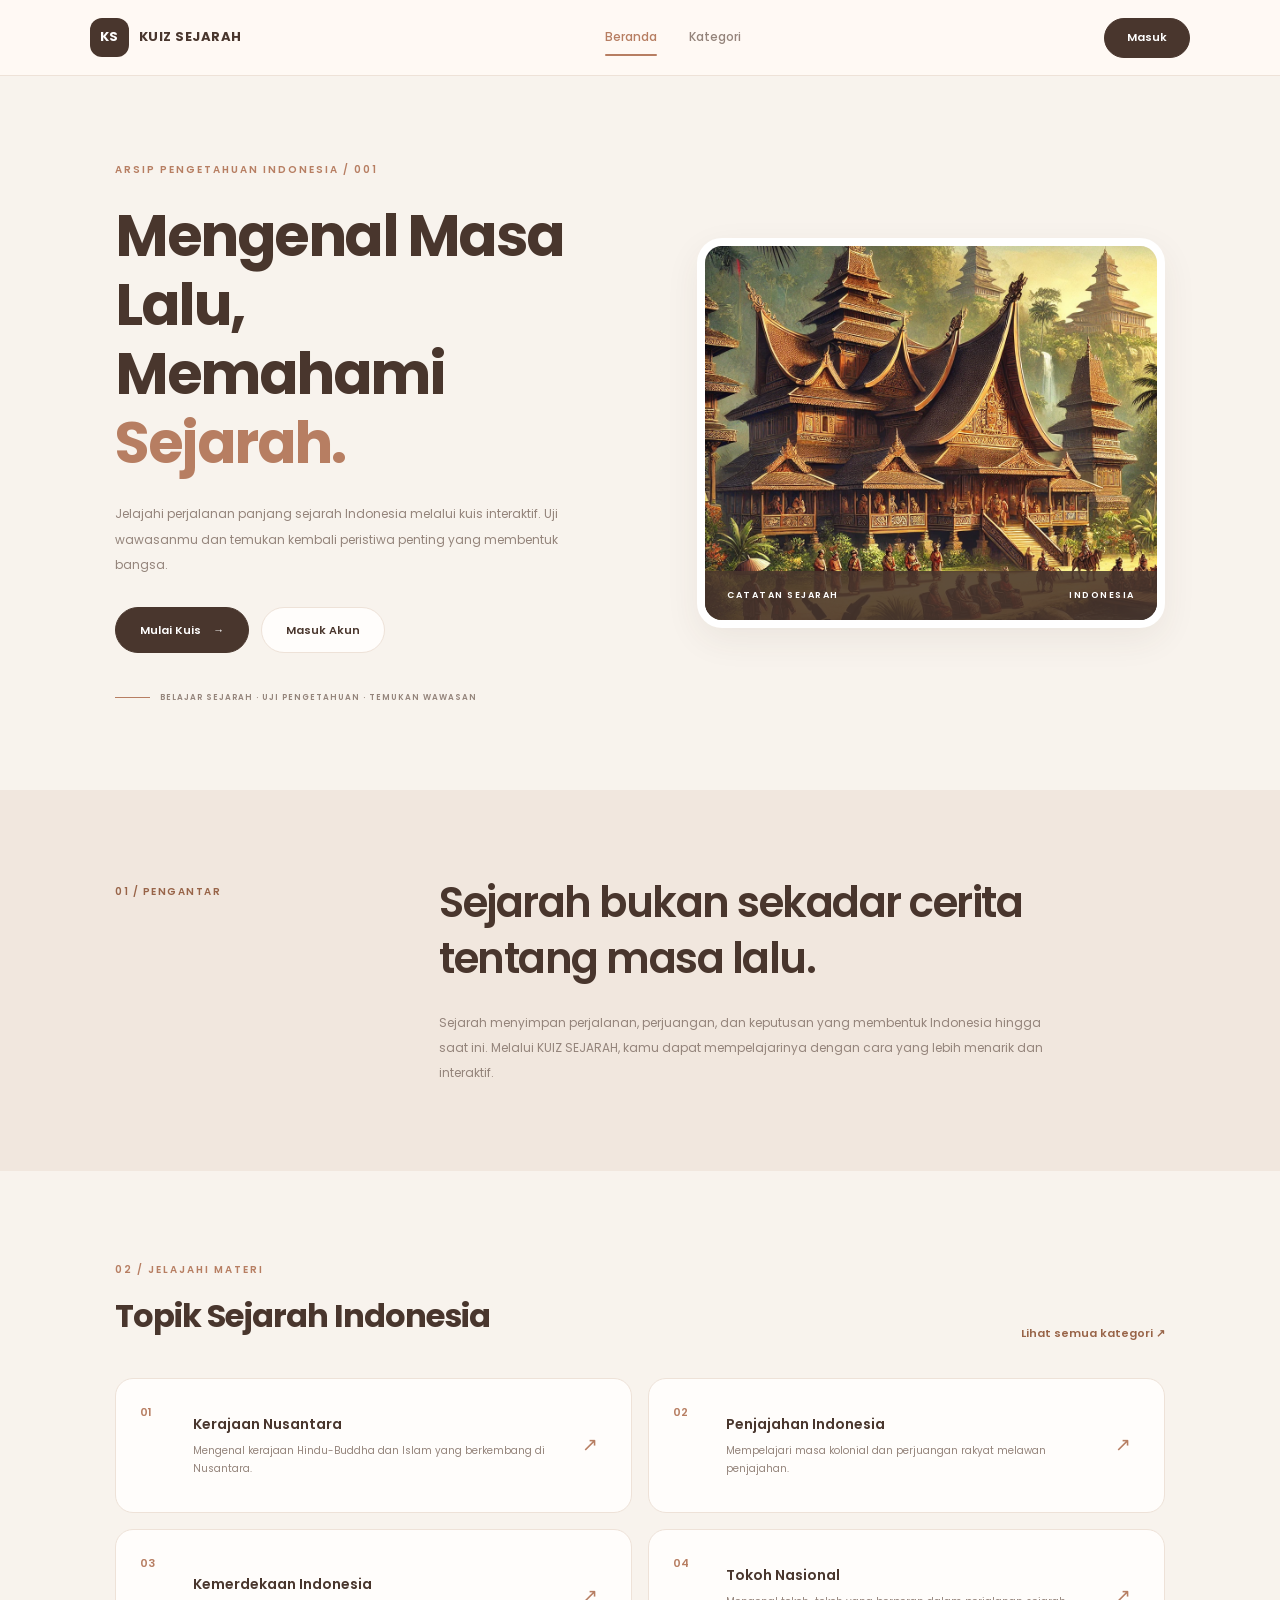
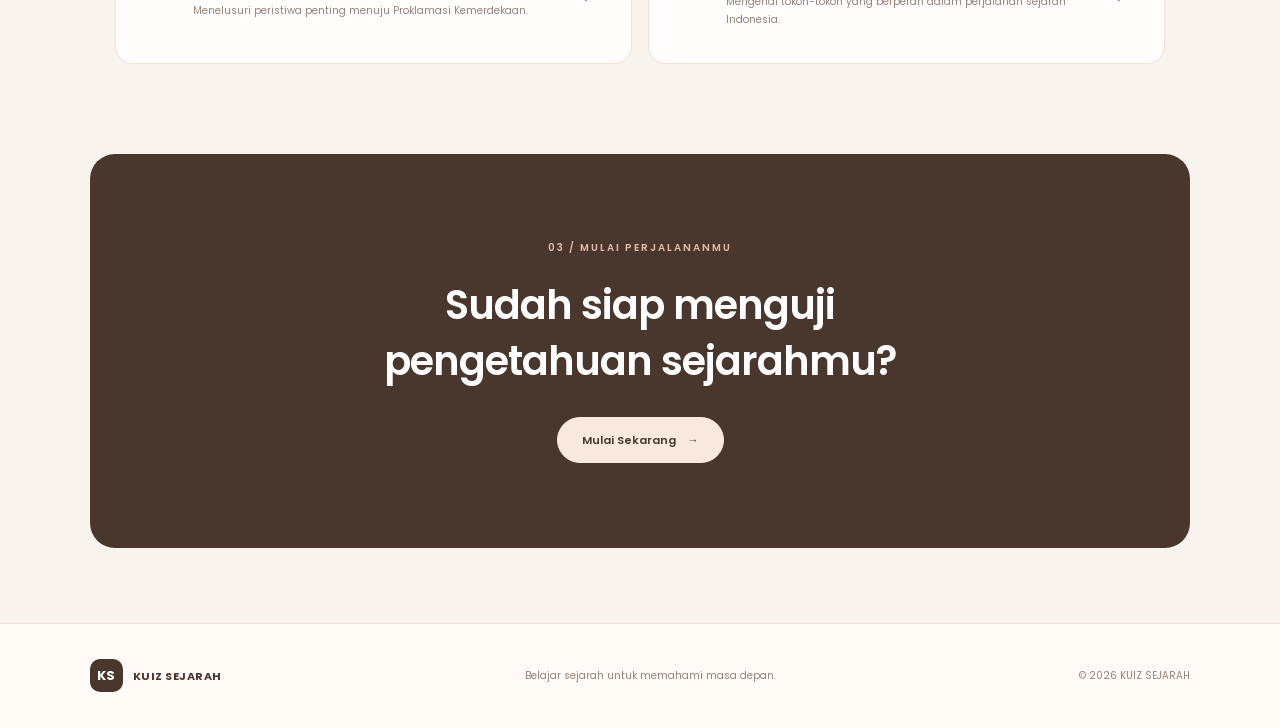
<file: index.html>
<!DOCTYPE html>
<html lang="id">
<head>
    <meta charset="UTF-8">
    <meta name="viewport" content="width=device-width, initial-scale=1.0">
    <meta name="description" content="KUIZ SEJARAH - Belajar dan menguji pengetahuan sejarah Indonesia melalui kuis interaktif.">
    <title>KUIZ SEJARAH | Sejarah Indonesia</title>
    <link rel="stylesheet" href="css/style.css">
</head>
<body>

    <!-- NAVBAR -->
    <header class="navbar">
        <a href="index.html" class="logo">
            <span class="logo-mark">KS</span>
            <span>KUIZ SEJARAH</span>
        </a>

        <div id="welcomeMessage" class="account-greeting" hidden>
            Hai, <strong id="welcomeName">Pengguna</strong>!
        </div>

        <nav class="nav-menu">
            <a href="index.html" class="active">Beranda</a>
            <a href="kategori.html">Kategori</a>
        </nav>

        <div class="account-actions">
            <a href="login.html" id="loginNavButton" class="nav-button">
                Masuk
            </a>

            <a href="change-password.html"
               id="changePasswordNavButton"
               class="nav-button"
               hidden>
                Ganti Password
            </a>

            <button type="button"
                    id="logoutButton"
                    class="logout-button"
                    hidden>
                Logout ↗
            </button>
        </div>
    </header>

    <main>

        <!-- HERO SECTION -->
        <section class="hero">
            <div class="hero-content">
                <p class="eyebrow">
                    ARSIP PENGETAHUAN INDONESIA / 001
                </p>

                <h1>
                    Mengenal Masa Lalu,<br>
                    Memahami <span>Sejarah.</span>
                </h1>

                <p class="hero-description">
                    Jelajahi perjalanan panjang sejarah Indonesia melalui
                    kuis interaktif. Uji wawasanmu dan temukan kembali
                    peristiwa penting yang membentuk bangsa.
                </p>

                <div class="hero-actions">
                    <a href="kategori.html" class="button-primary">
                        Mulai Kuis <span>→</span>
                    </a>

                    <a href="login.html"
                       id="heroLoginButton"
                       class="button-secondary">
                        Masuk Akun
                    </a>
                </div>

                <div class="hero-note">
                    <span class="note-line"></span>
                    BELAJAR SEJARAH · UJI PENGETAHUAN · TEMUKAN WAWASAN
                </div>
            </div>

            <div class="hero-image">
                <img src="images/p.webp"
                     alt="Ilustrasi sejarah Indonesia">

                <div class="image-caption">
                    <span>CATATAN SEJARAH</span>
                    <span>INDONESIA</span>
                </div>
            </div>
        </section>

        <!-- INTRODUCTION SECTION -->
        <section class="intro-section">
            <div class="section-number">
                01 / PENGANTAR
            </div>

            <div class="intro-content">
                <h2>
                    Sejarah bukan sekadar cerita
                    tentang masa lalu.
                </h2>

                <p>
                    Sejarah menyimpan perjalanan, perjuangan, dan
                    keputusan yang membentuk Indonesia hingga saat ini.
                    Melalui KUIZ SEJARAH, kamu dapat mempelajarinya
                    dengan cara yang lebih menarik dan interaktif.
                </p>
            </div>
        </section>

        <!-- CATEGORY SECTION -->
        <section class="category-section">
            <div class="section-heading">
                <div>
                    <p class="eyebrow">02 / JELAJAHI MATERI</p>
                    <h2>Topik Sejarah Indonesia</h2>
                </div>

                <a href="kategori.html" class="text-link">
                    Lihat semua kategori ↗
                </a>
            </div>

            <div class="category-grid">

                <a href="kategori.html" class="category-item">
                    <span class="category-number">01</span>

                    <div>
                        <h3>Kerajaan Nusantara</h3>
                        <p>
                            Mengenal kerajaan Hindu-Buddha dan Islam
                            yang berkembang di Nusantara.
                        </p>
                    </div>

                    <span class="category-arrow">↗</span>
                </a>

                <a href="kategori.html" class="category-item">
                    <span class="category-number">02</span>

                    <div>
                        <h3>Penjajahan Indonesia</h3>
                        <p>
                            Mempelajari masa kolonial dan perjuangan
                            rakyat melawan penjajahan.
                        </p>
                    </div>

                    <span class="category-arrow">↗</span>
                </a>

                <a href="kategori.html" class="category-item">
                    <span class="category-number">03</span>

                    <div>
                        <h3>Kemerdekaan Indonesia</h3>
                        <p>
                            Menelusuri peristiwa penting menuju
                            Proklamasi Kemerdekaan.
                        </p>
                    </div>

                    <span class="category-arrow">↗</span>
                </a>

                <a href="kategori.html" class="category-item">
                    <span class="category-number">04</span>

                    <div>
                        <h3>Tokoh Nasional</h3>
                        <p>
                            Mengenal tokoh-tokoh yang berperan
                            dalam perjalanan sejarah Indonesia.
                        </p>
                    </div>

                    <span class="category-arrow">↗</span>
                </a>

            </div>
        </section>

        <!-- START SECTION -->
        <section class="start-section">
            <p class="eyebrow">
                03 / MULAI PERJALANANMU
            </p>

            <h2>
                Sudah siap menguji<br>
                pengetahuan sejarahmu?
            </h2>

            <a href="kategori.html" class="button-primary">
                Mulai Sekarang <span>→</span>
            </a>
        </section>

    </main>

    <!-- FOOTER -->
    <footer class="footer">
        <a href="index.html" class="logo">
            <span class="logo-mark">KS</span>
            <span>KUIZ SEJARAH</span>
        </a>

        <p>
            Belajar sejarah untuk memahami masa depan.
        </p>

        <span>
            © 2026 KUIZ SEJARAH
        </span>
    </footer>

    <script src="js/script.js"></script>
</body>
</html>
</file>
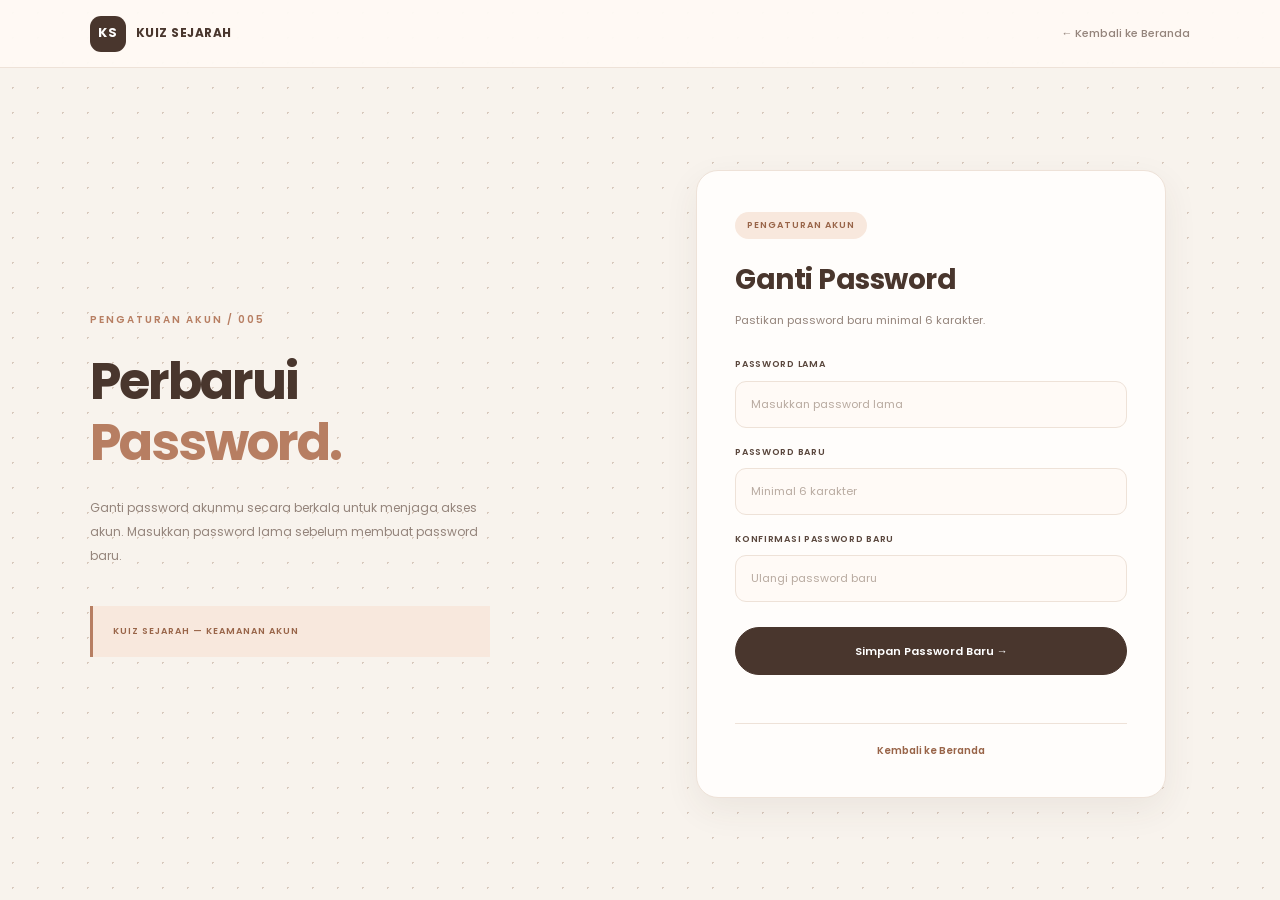
<file: change-password.html>
<!DOCTYPE html>
<html lang="id">
<head>
    <meta charset="UTF-8">
    <meta name="viewport" content="width=device-width, initial-scale=1.0">
    <title>Ganti Password | KUIZ SEJARAH</title>
    <link rel="stylesheet" href="css/style.css">
</head>
<body class="auth-page">

    <header class="navbar">
        <a href="index.html" class="logo">
            <span class="logo-mark">KS</span>
            <span>KUIZ SEJARAH</span>
        </a>

        <a href="index.html" class="back-link">
            ← Kembali ke Beranda
        </a>
    </header>

    <main class="auth-container">

        <section class="auth-info">
            <p class="eyebrow">PENGATURAN AKUN / 005</p>

            <h1>
                Perbarui<br>
                <span>Password.</span>
            </h1>

            <p>
                Ganti password akunmu secara berkala untuk menjaga
                akses akun. Masukkan password lama sebelum membuat
                password baru.
            </p>

            <div class="auth-decoration">
                KUIZ SEJARAH — KEAMANAN AKUN
            </div>
        </section>

        <section class="auth-form-section">
            <div class="auth-form">

                <p class="form-label">PENGATURAN AKUN</p>
                <h2>Ganti Password</h2>

                <p class="form-description">
                    Pastikan password baru minimal 6 karakter.
                </p>

                <form id="changePasswordForm">

                    <div class="form-group">
                        <label for="oldPassword">PASSWORD LAMA</label>
                        <input type="password"
                               id="oldPassword"
                               placeholder="Masukkan password lama"
                               autocomplete="current-password"
                               required>
                    </div>

                    <div class="form-group">
                        <label for="newPassword">PASSWORD BARU</label>
                        <input type="password"
                               id="newPassword"
                               placeholder="Minimal 6 karakter"
                               minlength="6"
                               autocomplete="new-password"
                               required>
                    </div>

                    <div class="form-group">
                        <label for="confirmNewPassword">
                            KONFIRMASI PASSWORD BARU
                        </label>

                        <input type="password"
                               id="confirmNewPassword"
                               placeholder="Ulangi password baru"
                               autocomplete="new-password"
                               required>
                    </div>

                    <button type="submit" class="auth-submit">
                        Simpan Password Baru →
                    </button>

                    <p id="changePasswordMessage" class="form-message"></p>

                </form>

                <div class="auth-switch">
                    <a href="index.html">Kembali ke Beranda</a>
                </div>

            </div>
        </section>

    </main>

    <script src="js/script.js"></script>
</body>
</html>
</file>
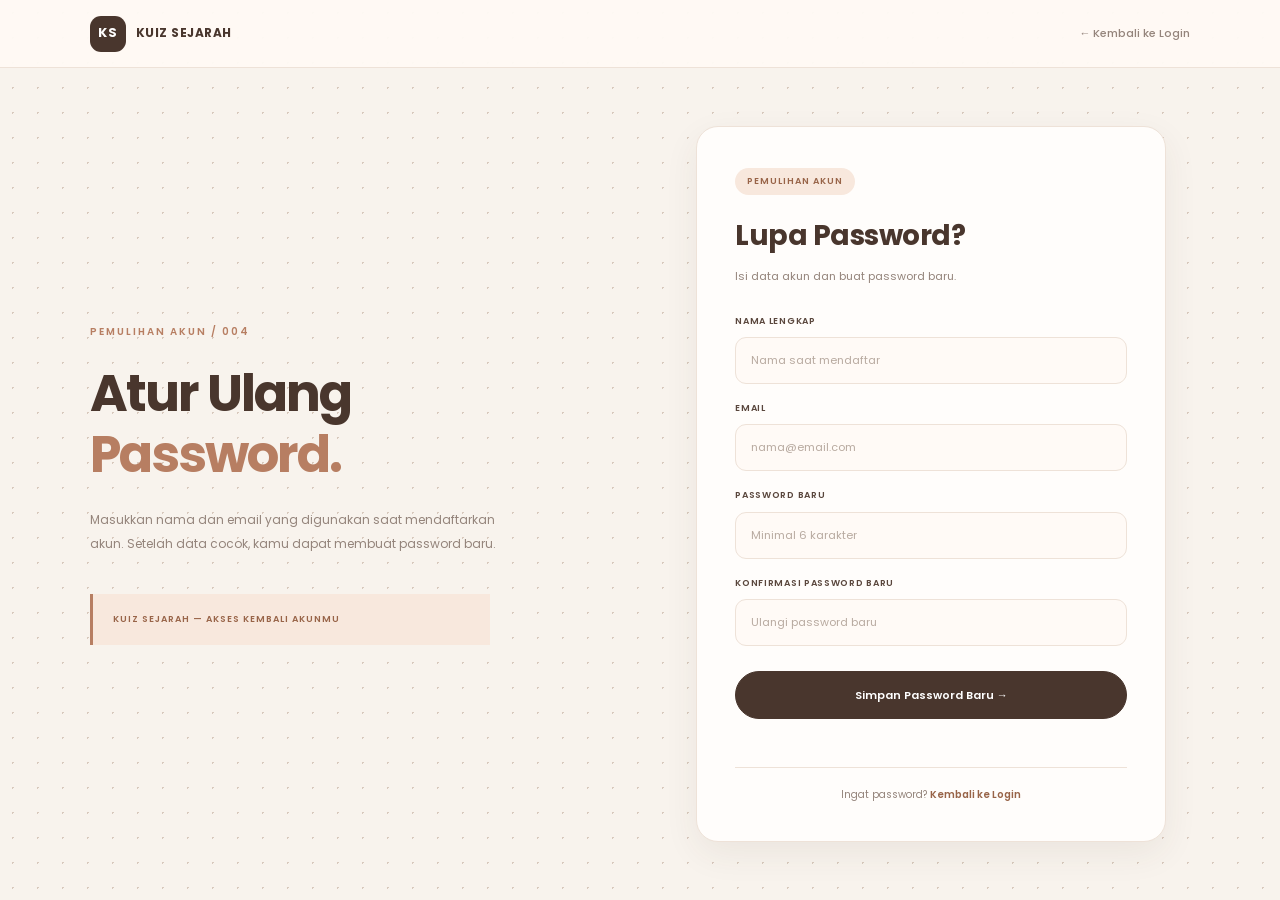
<file: forgot-password.html>
<!DOCTYPE html>
<html lang="id">
<head>
    <meta charset="UTF-8">
    <meta name="viewport" content="width=device-width, initial-scale=1.0">
    <title>Lupa Password | KUIZ SEJARAH</title>
    <link rel="stylesheet" href="css/style.css">
</head>
<body class="auth-page">

    <header class="navbar">
        <a href="index.html" class="logo">
            <span class="logo-mark">KS</span>
            <span>KUIZ SEJARAH</span>
        </a>

        <a href="login.html" class="back-link">
            ← Kembali ke Login
        </a>
    </header>

    <main class="auth-container">

        <section class="auth-info">
            <p class="eyebrow">PEMULIHAN AKUN / 004</p>

            <h1>
                Atur Ulang<br>
                <span>Password.</span>
            </h1>

            <p>
                Masukkan nama dan email yang digunakan
                saat mendaftarkan akun. Setelah data cocok,
                kamu dapat membuat password baru.
            </p>

            <div class="auth-decoration">
                KUIZ SEJARAH — AKSES KEMBALI AKUNMU
            </div>
        </section>

        <section class="auth-form-section">
            <div class="auth-form">

                <p class="form-label">PEMULIHAN AKUN</p>
                <h2>Lupa Password?</h2>

                <p class="form-description">
                    Isi data akun dan buat password baru.
                </p>

                <form id="forgotPasswordForm">

                    <div class="form-group">
                        <label for="forgotName">NAMA LENGKAP</label>
                        <input type="text"
                               id="forgotName"
                               placeholder="Nama saat mendaftar"
                               autocomplete="name"
                               required>
                    </div>

                    <div class="form-group">
                        <label for="forgotEmail">EMAIL</label>
                        <input type="email"
                               id="forgotEmail"
                               placeholder="nama@email.com"
                               autocomplete="email"
                               required>
                    </div>

                    <div class="form-group">
                        <label for="forgotNewPassword">
                            PASSWORD BARU
                        </label>

                        <input type="password"
                               id="forgotNewPassword"
                               placeholder="Minimal 6 karakter"
                               minlength="6"
                               autocomplete="new-password"
                               required>
                    </div>

                    <div class="form-group">
                        <label for="forgotConfirmPassword">
                            KONFIRMASI PASSWORD BARU
                        </label>

                        <input type="password"
                               id="forgotConfirmPassword"
                               placeholder="Ulangi password baru"
                               autocomplete="new-password"
                               required>
                    </div>

                    <button type="submit" class="auth-submit">
                        Simpan Password Baru →
                    </button>

                    <p id="forgotMessage" class="form-message"></p>

                </form>

                <div class="auth-switch">
                    Ingat password?
                    <a href="login.html">Kembali ke Login</a>
                </div>

            </div>
        </section>

    </main>

    <script src="js/script.js"></script>
</body>
</html>
</file>
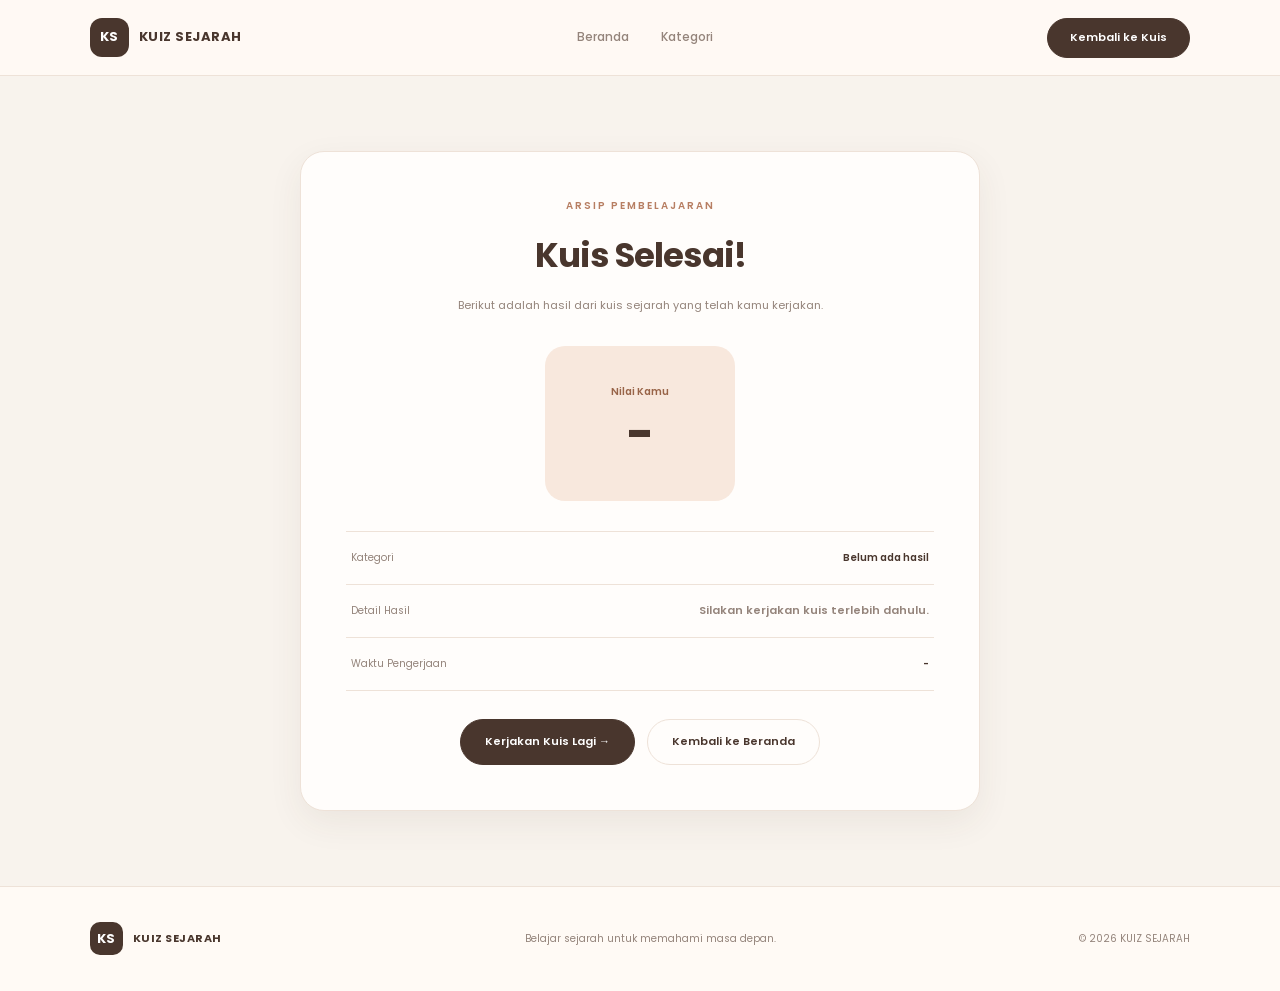
<file: hasil.html>
<!DOCTYPE html>
<html lang="id">
<head>
    <meta charset="UTF-8">
    <meta name="viewport" content="width=device-width, initial-scale=1.0">

    <title>Hasil Kuis - KUIZ SEJARAH</title>

    <link rel="stylesheet" href="css/style.css">
</head>

<body>

    <!-- NAVBAR -->
    <header class="navbar">

        <a href="index.html" class="logo">
            <span class="logo-mark">KS</span>
            <span>KUIZ SEJARAH</span>
        </a>

        <nav class="nav-menu">
            <a href="index.html">Beranda</a>
            <a href="kategori.html">Kategori</a>
        </nav>

        <a href="kategori.html" class="nav-button">
            Kembali ke Kuis
        </a>

    </header>


    <!-- HALAMAN HASIL -->
    <main class="result-page">

        <section class="result-card">

            <p class="eyebrow">
                ARSIP PEMBELAJARAN
            </p>

            <h1>Kuis Selesai!</h1>

            <p class="result-description">
                Berikut adalah hasil dari kuis sejarah yang telah kamu kerjakan.
            </p>


            <!-- NILAI -->
            <div class="result-score">

                <span>Nilai Kamu</span>

                <h2 id="resultScore">-</h2>

            </div>


            <!-- INFORMASI HASIL -->
            <div class="result-information">

                <div>
                    <span>Kategori</span>

                    <strong id="resultCategory">-</strong>
                </div>

                <div>
                    <span>Detail Hasil</span>

                    <strong id="resultDetail">-</strong>
                </div>

                <div>
                    <span>Waktu Pengerjaan</span>

                    <strong id="resultDate">-</strong>
                </div>

            </div>

            <!-- TOMBOL NAVIGASI -->
            <div class="result-actions">

                <a href="kategori.html" class="button-primary">
                    Kerjakan Kuis Lagi →
                </a>

                <a href="index.html" class="button-secondary">
                    Kembali ke Beranda
                </a>

            </div>

        </section>

    </main>


    <!-- FOOTER -->
    <footer class="footer">

        <div class="logo">
            <span class="logo-mark">KS</span>
            <span>KUIZ SEJARAH</span>
        </div>

        <p>
            Belajar sejarah untuk memahami masa depan.
        </p>

        <span>© 2026 KUIZ SEJARAH</span>

    </footer>


    <!-- JAVASCRIPT -->
    <script src="js/script.js"></script>

</body>
</html>
</file>
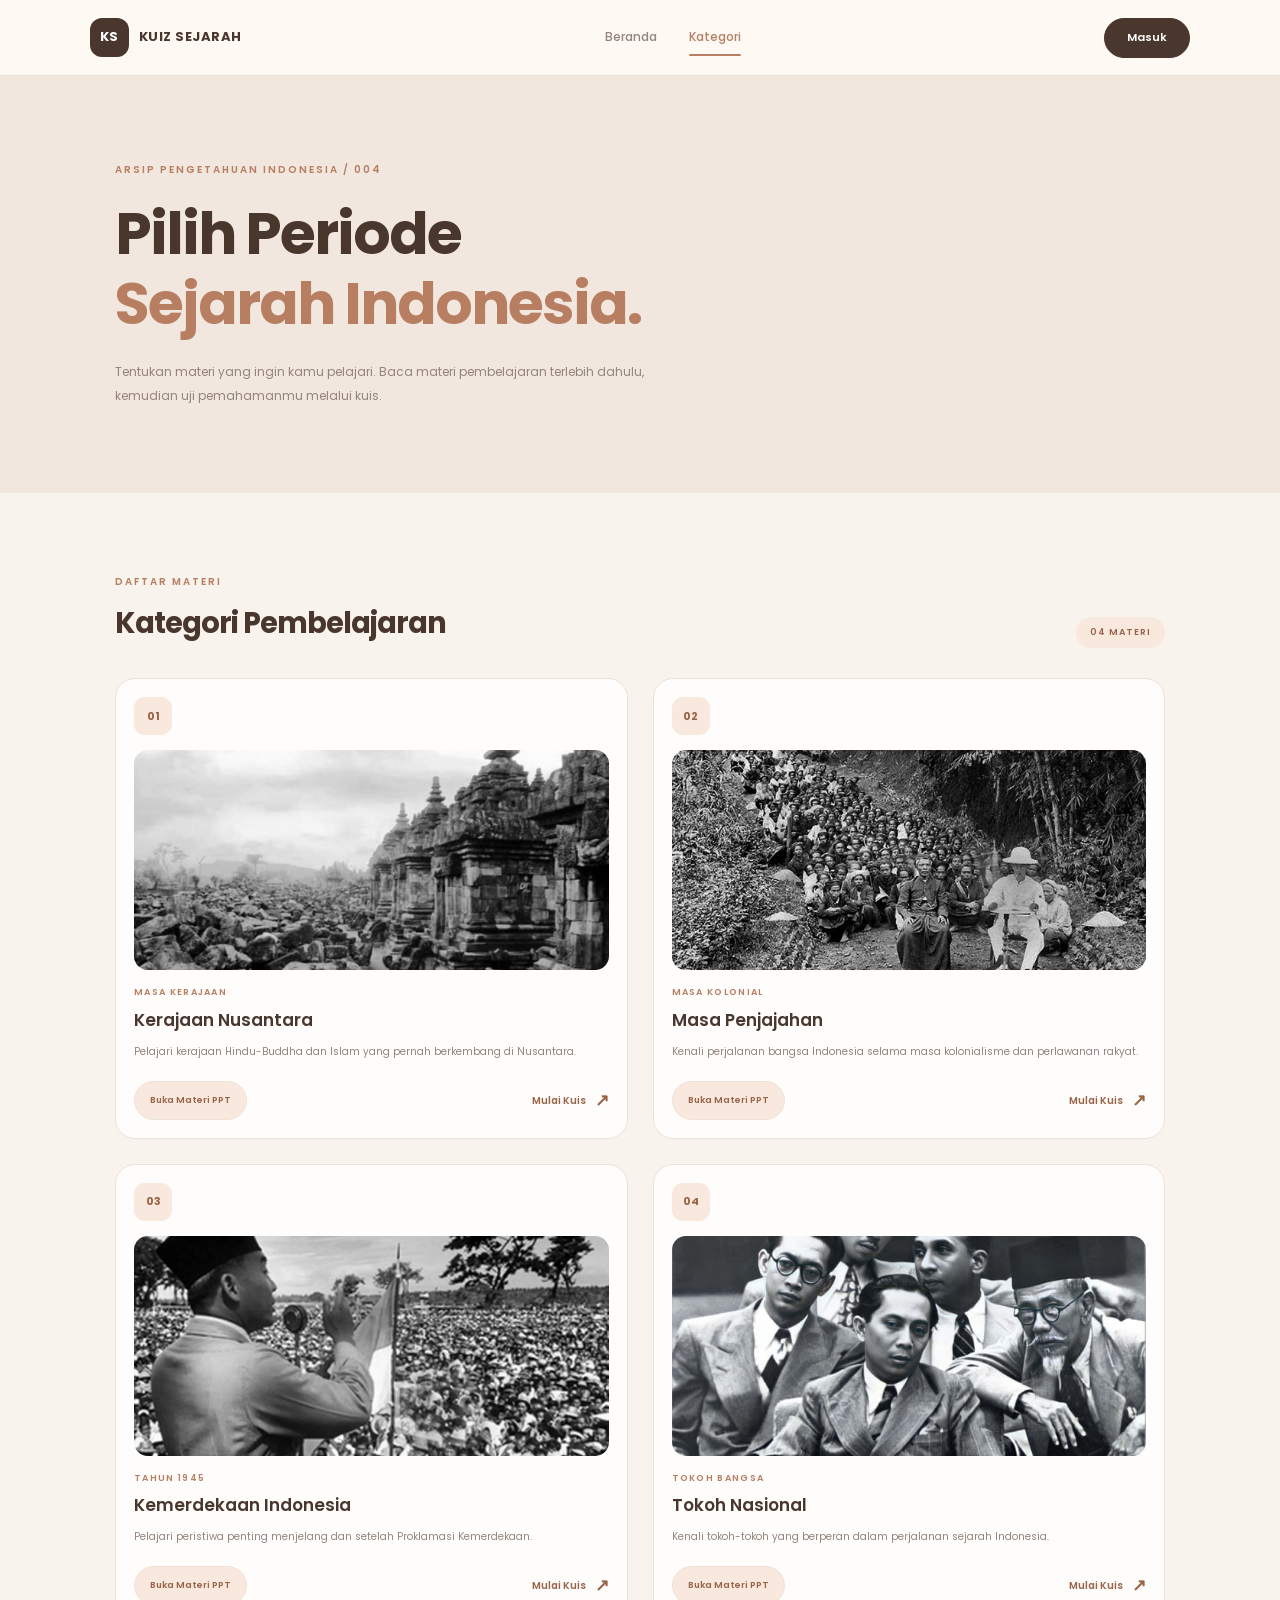
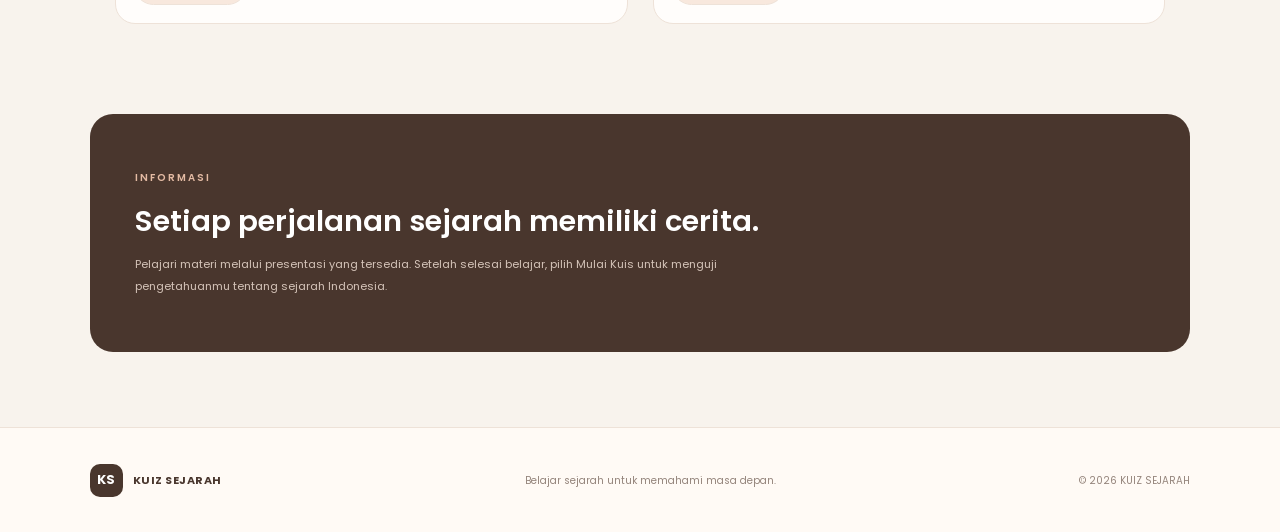
<file: kategori.html>
<!DOCTYPE html>
<html lang="id">
<head>
    <meta charset="UTF-8">
    <meta name="viewport" content="width=device-width, initial-scale=1.0">
    <title>Kategori Sejarah | KUIZ SEJARAH</title>
    <link rel="stylesheet" href="css/style.css">
</head>
<body>

    <!-- NAVBAR -->
    <header class="navbar">
        <a href="index.html" class="logo">
            <span class="logo-mark">KS</span>
            <span>KUIZ SEJARAH</span>
        </a>

        <nav class="nav-menu">
            <a href="index.html">Beranda</a>
            <a href="kategori.html" class="active">Kategori</a>
        </nav>

        <a href="login.html" class="nav-button">Masuk</a>
    </header>

    <main class="category-page">

        <!-- HEADER -->
        <section class="category-hero">
            <p class="eyebrow">ARSIP PENGETAHUAN INDONESIA / 004</p>

            <h1>
                Pilih Periode<br>
                <span>Sejarah Indonesia.</span>
            </h1>

            <p>
                Tentukan materi yang ingin kamu pelajari.
                Baca materi pembelajaran terlebih dahulu,
                kemudian uji pemahamanmu melalui kuis.
            </p>
        </section>

        <!-- DAFTAR MATERI -->
        <section class="category-list-section">

            <div class="category-list-heading">
                <div>
                    <p class="eyebrow">DAFTAR MATERI</p>
                    <h2>Kategori Pembelajaran</h2>
                </div>

                <span class="category-total">04 MATERI</span>
            </div>

            <div class="category-card-list">

                <!-- 01 KERAJAAN -->
                <article class="category-card">

                    <div class="category-card-number">01</div>

                    <div class="category-card-image">
                        <img
                            src="images/k.jpeg"
                            alt="Materi Kerajaan Nusantara"
                        >
                    </div>

                    <div class="category-card-content">
                        <p class="category-period">MASA KERAJAAN</p>
                        <h3>Kerajaan Nusantara</h3>
                        <p>
                            Pelajari kerajaan Hindu-Buddha dan Islam
                            yang pernah berkembang di Nusantara.
                        </p>

                        <div class="category-card-buttons">
                            <a
                                href="ppt/1_Kerajaan_Nusantara.pptx"
                                class="material-button"
                                target="_blank"
                            >
                                Buka Materi PPT
                            </a>

                            <a
                                href="kuis.html?kategori=kerajaan"
                                class="quiz-link"
                            >
                                Mulai Kuis <span>↗</span>
                            </a>
                        </div>
                    </div>

                </article>

                <!-- 02 PENJAJAHAN -->
                <article class="category-card">

                    <div class="category-card-number">02</div>

                    <div class="category-card-image">
                        <img
                            src="images/h.jpeg"
                            alt="Materi Masa Penjajahan"
                        >
                    </div>

                    <div class="category-card-content">
                        <p class="category-period">MASA KOLONIAL</p>
                        <h3>Masa Penjajahan</h3>
                        <p>
                            Kenali perjalanan bangsa Indonesia
                            selama masa kolonialisme dan perlawanan rakyat.
                        </p>

                        <div class="category-card-buttons">
                            <a
                                href="ppt/2_Perjuangan_Melawan_Penjajahan.pptx"
                                class="material-button"
                                target="_blank"
                            >
                                Buka Materi PPT
                            </a>

                            <a
                                href="kuis.html?kategori=penjajahan"
                                class="quiz-link"
                            >
                                Mulai Kuis <span>↗</span>
                            </a>
                        </div>
                    </div>

                </article>

                <!-- 03 KEMERDEKAAN -->
                <article class="category-card">

                    <div class="category-card-number">03</div>

                    <div class="category-card-image">
                        <img
                            src="images/j.jpeg"
                            alt="Materi Kemerdekaan Indonesia"
                        >
                    </div>

                    <div class="category-card-content">
                        <p class="category-period">TAHUN 1945</p>
                        <h3>Kemerdekaan Indonesia</h3>
                        <p>
                            Pelajari peristiwa penting menjelang
                            dan setelah Proklamasi Kemerdekaan.
                        </p>

                        <div class="category-card-buttons">
                            <a
                                href="ppt/3_Proklamasi_Kemerdekaan.pptx"
                                class="material-button"
                                target="_blank"
                            >
                                Buka Materi PPT
                            </a>

                            <a
                                href="kuis.html?kategori=kemerdekaan"
                                class="quiz-link"
                            >
                                Mulai Kuis <span>↗</span>
                            </a>
                        </div>
                    </div>

                </article>

                <!-- 04 TOKOH -->
                <article class="category-card">

                    <div class="category-card-number">04</div>

                    <div class="category-card-image">
                        <img
                            src="images/m.jpeg"
                            alt="Materi Tokoh Nasional"
                        >
                    </div>

                    <div class="category-card-content">
                        <p class="category-period">TOKOH BANGSA</p>
                        <h3>Tokoh Nasional</h3>
                        <p>
                            Kenali tokoh-tokoh yang berperan
                            dalam perjalanan sejarah Indonesia.
                        </p>

                        <div class="category-card-buttons">
                            <a
                                href="ppt/4_Tokoh_Pahlawan_Nasional.pptx"
                                class="material-button"
                                target="_blank"
                            >
                                Buka Materi PPT
                            </a>

                            <a
                                href="kuis.html?kategori=tokoh"
                                class="quiz-link"
                            >
                                Mulai Kuis <span>↗</span>
                            </a>
                        </div>
                    </div>

                </article>

            </div>
        </section>

        <!-- INFORMASI -->
        <section class="category-information">
            <p class="eyebrow">INFORMASI</p>

            <h2>
                Setiap perjalanan sejarah
                memiliki cerita.
            </h2>

            <p>
                Pelajari materi melalui presentasi yang tersedia.
                Setelah selesai belajar, pilih Mulai Kuis untuk
                menguji pengetahuanmu tentang sejarah Indonesia.
            </p>
        </section>

    </main>

    <!-- FOOTER -->
    <footer class="footer">
        <div class="logo">
            <span class="logo-mark">KS</span>
            <span>KUIZ SEJARAH</span>
        </div>

        <p>Belajar sejarah untuk memahami masa depan.</p>

        <span>© 2026 KUIZ SEJARAH</span>
    </footer>

</body>
</html>
</file>
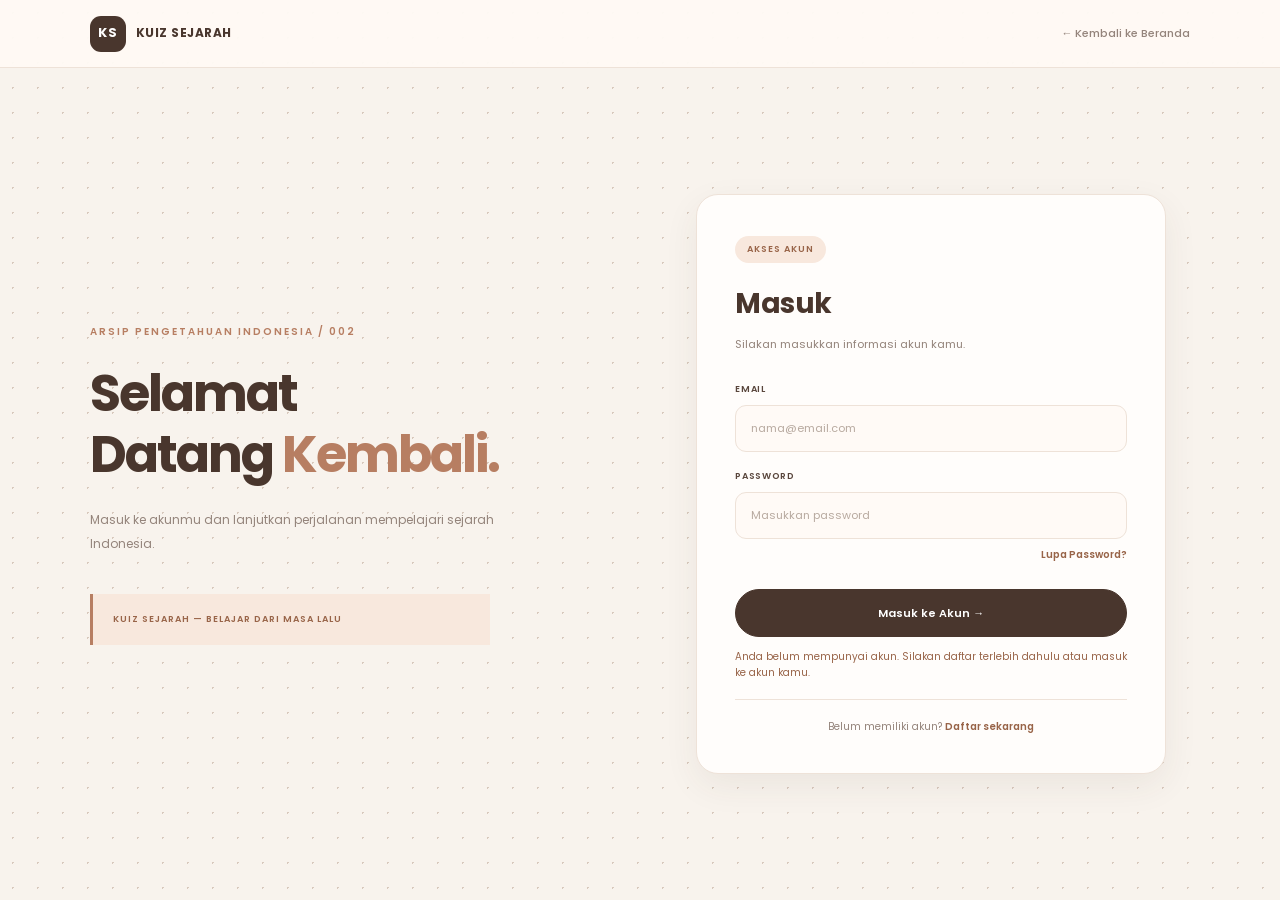
<file: kuis.html>
<!DOCTYPE html>
<html lang="id">
<head>
    <meta charset="UTF-8">
    <meta name="viewport" content="width=device-width, initial-scale=1.0">

    <title>Kuis | KUIZ SEJARAH</title>

    <link rel="stylesheet" href="css/style.css">
</head>

<body>

    <!-- NAVBAR -->
    <header class="navbar">

        <a href="index.html" class="logo">
            <span class="logo-mark">KS</span>
            <span>KUIZ SEJARAH</span>
        </a>

        <nav class="nav-menu">
            <a href="index.html">Beranda</a>
            <a href="kategori.html" class="active">Kategori</a>
        </nav>

        <a href="kategori.html" class="nav-button">
            Keluar Kuis
        </a>

    </header>


    <!-- HALAMAN KUIS -->
    <main class="quiz-page">

        <!-- JUDUL KUIS -->
        <section class="quiz-header">

            <p class="eyebrow">
                ARSIP PENGETAHUAN INDONESIA / 005
            </p>

            <h1 id="quizTitle">
                Kuis Sejarah
            </h1>

            <p id="quizDescription">
                Jawab pertanyaan berikut dengan teliti.
            </p>

        </section>


        <!-- KONTEN KUIS -->
        <section class="quiz-container">

            <!-- INFORMASI SOAL -->
            <div class="quiz-top-info">

                <span id="questionNumber">
                    PERTANYAAN 1 DARI 3
                </span>

                <span id="questionCategory">
                    KATEGORI SEJARAH
                </span>

            </div>


            <!-- PROGRESS BAR -->
            <div class="quiz-progress">

                <div id="progressBar"></div>

            </div>


            <!-- AREA PERTANYAAN -->
            <div id="questionArea">

                <p class="question-label">
                    PERTANYAAN
                </p>

                <h2 id="questionText">
                    Pertanyaan akan ditampilkan di sini.
                </h2>


                <!-- PILIHAN JAWABAN -->
                <div id="answerOptions" class="answer-options">

                    <!-- Pilihan jawaban dibuat melalui JavaScript -->

                </div>


                <!-- PESAN -->
                <p id="answerMessage" class="answer-message"></p>


                <!-- TOMBOL SELANJUTNYA -->
                <button
                    type="button"
                    id="nextButton"
                    class="quiz-button"
                    disabled
                >
                    Pilih Jawaban Terlebih Dahulu →
                </button>

            </div>


            <!-- AREA HASIL KUIS -->
            <div id="resultArea" class="result-area" hidden>

                <p class="eyebrow">
                    HASIL PEMBELAJARAN
                </p>

                <h2>
                    Kuis Selesai!
                </h2>

                <p class="result-description">
                    Berikut hasil pengerjaan kuis sejarah kamu.
                </p>


                <!-- NILAI AKHIR -->
                <div class="score-display">

                    <span id="finalScore">0</span>

                    <small>
                        NILAI AKHIR
                    </small>

                </div>


                <!-- DETAIL HASIL -->
                <p id="resultDetail"></p>


                <!-- TOMBOL HASIL -->
                <a
                    href="hasil.html"
                    class="quiz-button result-button"
                >
                    Lihat Hasil Lengkap →
                </a>

            </div>

        </section>

    </main>


    <!-- FOOTER -->
    <footer class="footer">

        <div class="logo">
            <span class="logo-mark">KS</span>
            <span>KUIZ SEJARAH</span>
        </div>

        <p>
            Belajar sejarah untuk memahami masa depan.
        </p>

        <span>
            © 2026 KUIZ SEJARAH
        </span>

    </footer>


    <!-- JAVASCRIPT -->
    <script src="js/script.js"></script>

</body>
</html>
</file>
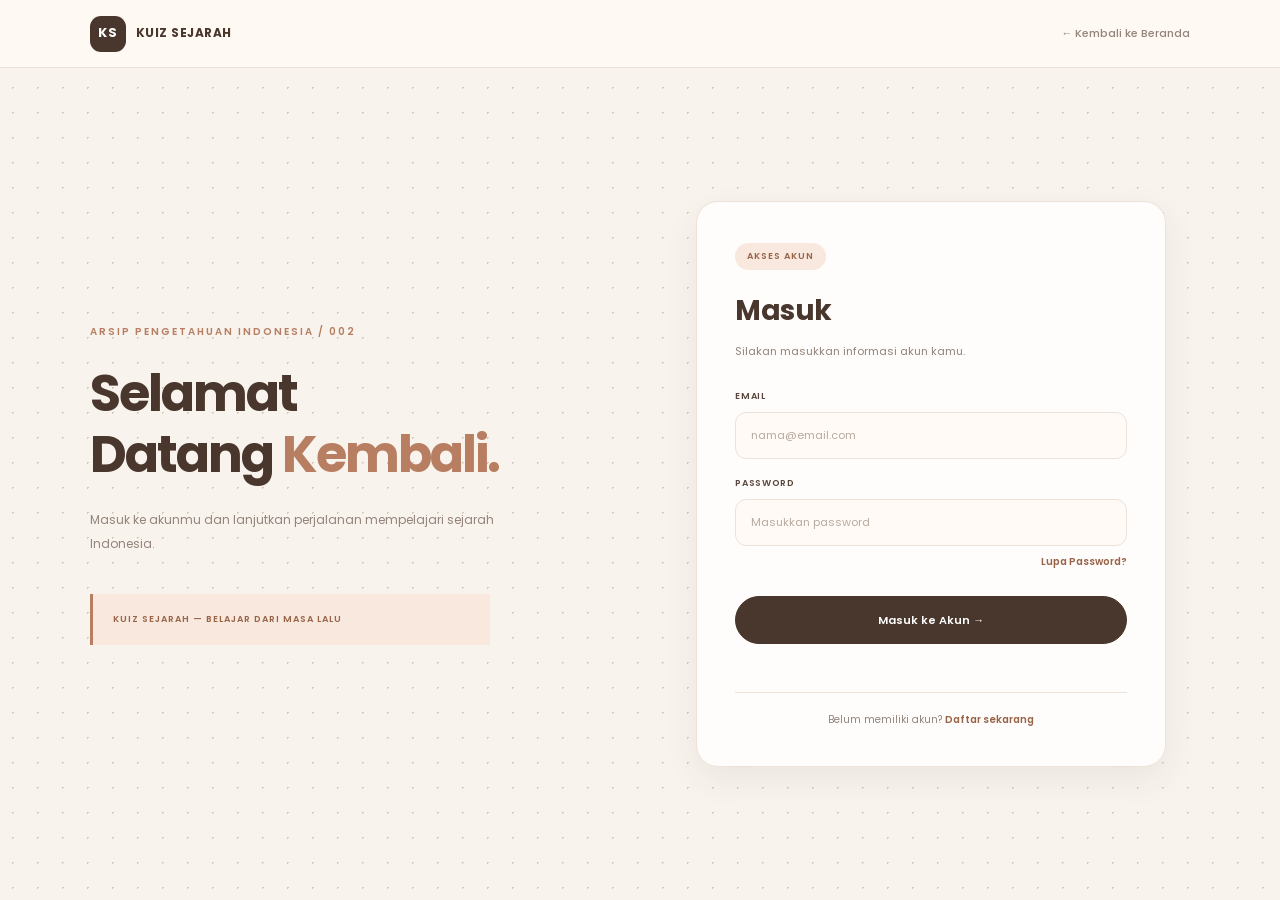
<file: login.html>
<!DOCTYPE html>
<html lang="id">
<head>
    <meta charset="UTF-8">
    <meta name="viewport" content="width=device-width, initial-scale=1.0">
    <title>Masuk | KUIZ SEJARAH</title>
    <link rel="stylesheet" href="css/style.css">
</head>
<body class="auth-page">

    <header class="navbar">
        <a href="index.html" class="logo">
            <span class="logo-mark">KS</span>
            <span>KUIZ SEJARAH</span>
        </a>

        <a href="index.html" class="back-link">
            ← Kembali ke Beranda
        </a>
    </header>

    <main class="auth-container">

        <section class="auth-info">
            <p class="eyebrow">ARSIP PENGETAHUAN INDONESIA / 002</p>

            <h1>
                Selamat<br>
                Datang <span>Kembali.</span>
            </h1>

            <p>
                Masuk ke akunmu dan lanjutkan perjalanan
                mempelajari sejarah Indonesia.
            </p>

            <div class="auth-decoration">
                KUIZ SEJARAH — BELAJAR DARI MASA LALU
            </div>
        </section>

        <section class="auth-form-section">
            <div class="auth-form">

                <p class="form-label">AKSES AKUN</p>
                <h2>Masuk</h2>

                <p class="form-description">
                    Silakan masukkan informasi akun kamu.
                </p>

                <form id="loginForm">

                    <div class="form-group">
                        <label for="loginEmail">EMAIL</label>
                        <input type="email"
                               id="loginEmail"
                               placeholder="nama@email.com"
                               autocomplete="email"
                               required>
                    </div>

                    <div class="form-group">
                        <label for="loginPassword">PASSWORD</label>
                        <input type="password"
                               id="loginPassword"
                               placeholder="Masukkan password"
                               autocomplete="current-password"
                               required>
                    </div>

                    <div class="forgot-password-link">
                        <a href="forgot-password.html">
                            Lupa Password?
                        </a>
                    </div>

                    <button type="submit" class="auth-submit">
                        Masuk ke Akun →
                    </button>

                    <p id="loginMessage" class="form-message"></p>

                </form>

                <div class="auth-switch">
                    Belum memiliki akun?
                    <a href="register.html">Daftar sekarang</a>
                </div>

            </div>
        </section>

    </main>

    <script src="js/script.js"></script>
</body>
</html>
</file>
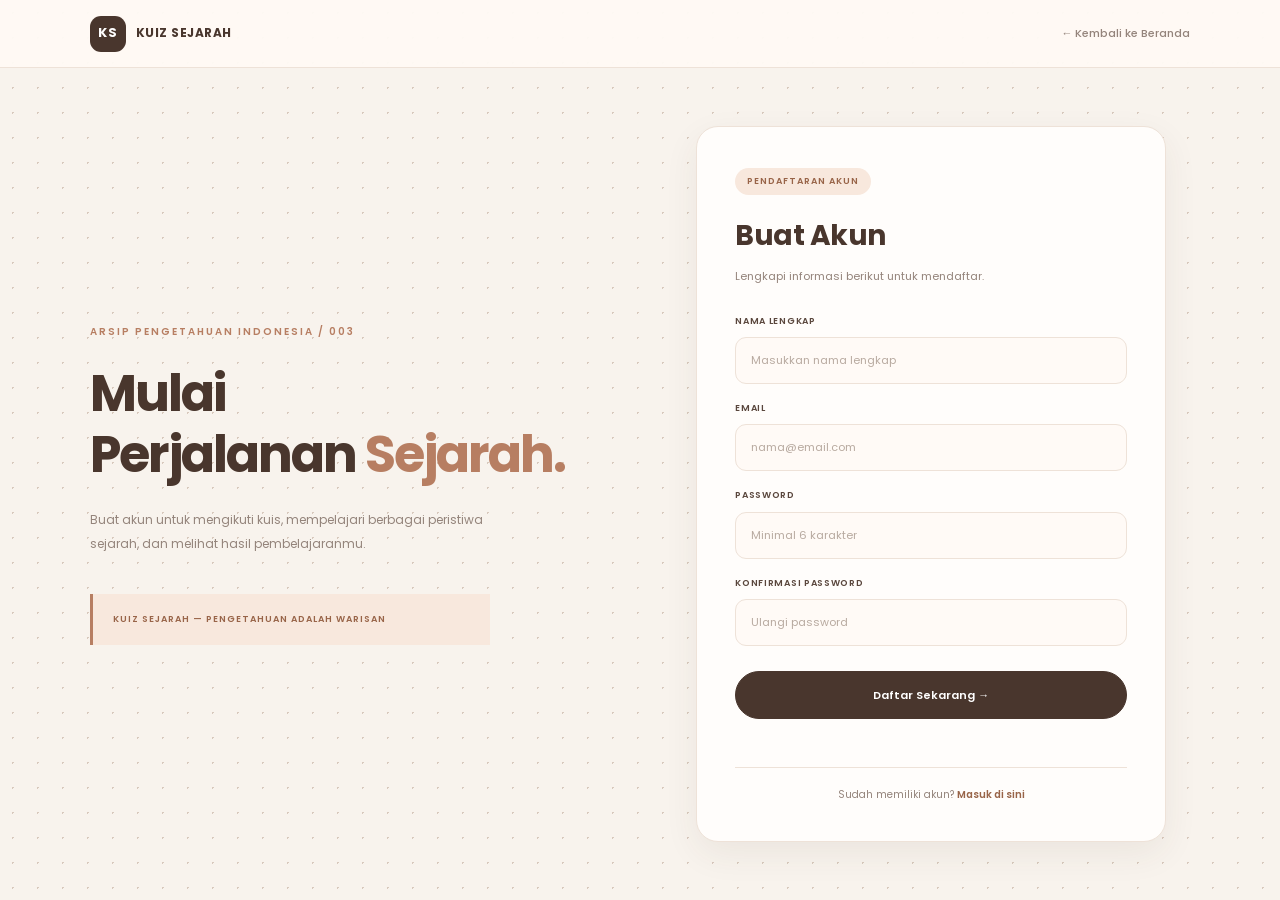
<file: register.html>
<!DOCTYPE html>
<html lang="id">
<head>
    <meta charset="UTF-8">
    <meta name="viewport" content="width=device-width, initial-scale=1.0">
    <title>Daftar | KUIZ SEJARAH</title>
    <link rel="stylesheet" href="css/style.css">
</head>
<body class="auth-page">

    <header class="navbar">
        <a href="index.html" class="logo">
            <span class="logo-mark">KS</span>
            <span>KUIZ SEJARAH</span>
        </a>

        <a href="index.html" class="back-link">← Kembali ke Beranda</a>
    </header>

    <main class="auth-container">

        <section class="auth-info">
            <p class="eyebrow">ARSIP PENGETAHUAN INDONESIA / 003</p>

            <h1>
                Mulai<br>
                Perjalanan <span>Sejarah.</span>
            </h1>

            <p>
                Buat akun untuk mengikuti kuis,
                mempelajari berbagai peristiwa sejarah,
                dan melihat hasil pembelajaranmu.
            </p>

            <div class="auth-decoration">
                KUIZ SEJARAH — PENGETAHUAN ADALAH WARISAN
            </div>
        </section>

        <section class="auth-form-section">
            <div class="auth-form">
                <p class="form-label">PENDAFTARAN AKUN</p>
                <h2>Buat Akun</h2>
                <p class="form-description">
                    Lengkapi informasi berikut untuk mendaftar.
                </p>

                <form id="registerForm">

                    <div class="form-group">
                        <label for="registerName">NAMA LENGKAP</label>
                        <input
                            type="text"
                            id="registerName"
                            placeholder="Masukkan nama lengkap"
                            required
                        >
                    </div>

                    <div class="form-group">
                        <label for="registerEmail">EMAIL</label>
                        <input
                            type="email"
                            id="registerEmail"
                            placeholder="nama@email.com"
                            required
                        >
                    </div>

                    <div class="form-group">
                        <label for="registerPassword">PASSWORD</label>
                        <input
                            type="password"
                            id="registerPassword"
                            placeholder="Minimal 6 karakter"
                            minlength="6"
                            required
                        >
                    </div>

                    <div class="form-group">
                        <label for="confirmPassword">KONFIRMASI PASSWORD</label>
                        <input
                            type="password"
                            id="confirmPassword"
                            placeholder="Ulangi password"
                            required
                        >
                    </div>

                    <button type="submit" class="auth-submit">
                        Daftar Sekarang →
                    </button>

                    <p id="registerMessage" class="form-message"></p>
                </form>

                <div class="auth-switch">
                    Sudah memiliki akun?
                    <a href="login.html">Masuk di sini</a>
                </div>
            </div>
        </section>

    </main>

    <script src="js/script.js"></script>
</body>
</html>
</file>
<file: css/style.css>
/* ==================================================
   KUIZ SEJARAH
   COMPLETE WEBSITE REDESIGN
   Tema: Cream, Beige, Peach, Brown
   Hanya mengubah tampilan, bukan fungsi
================================================== */

/* =========================
   1. GLOBAL STYLE
========================= */

@import url('https://fonts.googleapis.com/css2?family=Poppins:wght@400;500;600;700;800&display=swap');

:root {
    --background: #f8f3ed;
    --surface: #fffdfb;
    --surface-soft: #fff8f2;
    --cream: #f1e7de;
    --peach: #f8e8dd;
    --dark: #49362d;
    --text: #59463c;
    --muted: #94847b;
    --accent: #b77e62;
    --accent-dark: #986448;
    --border: #eee2d8;
    --white: #ffffff;
    --shadow: 0 12px 35px rgba(73, 54, 45, 0.07);
    --radius: 20px;
}

* {
    margin: 0;
    padding: 0;
    box-sizing: border-box;
}

html {
    scroll-behavior: smooth;
}

body {
    min-height: 100vh;
    font-family: 'Poppins', Arial, sans-serif;
    background: var(--background);
    color: var(--text);
    line-height: 1.7;
}

a {
    color: inherit;
    text-decoration: none;
}

button,
input {
    font: inherit;
}

button,
a {
    -webkit-tap-highlight-color: transparent;
}

button {
    cursor: pointer;
}

img {
    display: block;
    max-width: 100%;
}

[hidden] {
    display: none !important;
}

.eyebrow {
    color: var(--accent);
    font-size: 10px;
    font-weight: 600;
    letter-spacing: 2px;
    line-height: 1.8;
}

/* =========================
   2. NAVBAR
========================= */

.navbar {
    position: relative;
    z-index: 10;
    width: 100%;
    min-height: 76px;
    padding: 12px 7%;
    display: flex;
    align-items: center;
    justify-content: space-between;
    gap: 25px;
    background: rgba(255, 250, 245, 0.96);
    border-bottom: 1px solid var(--border);
}

.logo {
    display: inline-flex;
    align-items: center;
    gap: 10px;
    color: var(--dark);
    font-size: 13px;
    font-weight: 700;
    letter-spacing: 0.5px;
    white-space: nowrap;
}

.logo-mark {
    width: 39px;
    height: 39px;
    display: flex;
    align-items: center;
    justify-content: center;
    border-radius: 12px;
    background: var(--dark);
    color: var(--white);
    font-size: 13px;
    font-weight: 700;
}

.nav-menu {
    display: flex;
    align-items: center;
    justify-content: center;
    gap: 32px;
}

.nav-menu a {
    position: relative;
    padding: 8px 0;
    color: var(--muted);
    font-size: 12px;
    font-weight: 500;
    transition: color 0.25s ease;
}

.nav-menu a:hover,
.nav-menu a.active {
    color: var(--accent);
}

.nav-menu a.active::after {
    content: "";
    position: absolute;
    left: 0;
    right: 0;
    bottom: 0;
    height: 2px;
    border-radius: 5px;
    background: var(--accent);
}

.account-actions {
    display: flex;
    align-items: center;
    gap: 10px;
}

.nav-button,
.logout-button {
    min-height: 40px;
    padding: 9px 22px;
    display: inline-flex;
    align-items: center;
    justify-content: center;
    border: 1px solid var(--dark);
    border-radius: 30px;
    background: var(--dark);
    color: var(--white);
    font-size: 11px;
    font-weight: 600;
    transition: 0.25s ease;
}

.nav-button:hover,
.logout-button:hover {
    background: var(--accent);
    border-color: var(--accent);
    color: var(--white);
    transform: translateY(-2px);
}

.account-greeting {
    color: var(--text);
    font-size: 11px;
}

.account-greeting strong {
    color: var(--accent-dark);
}

/* =========================
   3. BUTTON GLOBAL
========================= */

.button-primary,
.button-secondary {
    min-height: 46px;
    padding: 12px 24px;
    display: inline-flex;
    align-items: center;
    justify-content: center;
    gap: 12px;
    border-radius: 30px;
    font-size: 11px;
    font-weight: 600;
    transition: 0.25s ease;
}

.button-primary {
    background: var(--dark);
    border: 1px solid var(--dark);
    color: var(--white);
}

.button-primary:hover {
    background: var(--accent);
    border-color: var(--accent);
    transform: translateY(-3px);
}

.button-secondary {
    background: var(--surface);
    border: 1px solid var(--border);
    color: var(--dark);
}

.button-secondary:hover {
    background: var(--peach);
    border-color: var(--accent);
    color: var(--accent-dark);
    transform: translateY(-3px);
}

/* =========================
   4. BERANDA - HERO
========================= */

.hero {
    width: 100%;
    min-height: 590px;
    padding: 85px 9%;
    display: grid;
    grid-template-columns: 1.05fr 0.95fr;
    align-items: center;
    gap: 65px;
    overflow: hidden;
}

.hero-content {
    max-width: 570px;
}

.hero-content .eyebrow {
    margin-bottom: 23px;
}

.hero h1 {
    color: var(--dark);
    font-size: clamp(35px, 4.5vw, 58px);
    font-weight: 700;
    letter-spacing: -2.5px;
    line-height: 1.2;
}

.hero h1 span {
    color: var(--accent);
}

.hero-description {
    max-width: 490px;
    margin-top: 23px;
    color: var(--muted);
    font-size: 12px;
    line-height: 2.1;
}

.hero-actions {
    margin-top: 30px;
    display: flex;
    align-items: center;
    flex-wrap: wrap;
    gap: 12px;
}

.hero-note {
    margin-top: 38px;
    display: flex;
    align-items: center;
    gap: 10px;
    color: var(--muted);
    font-size: 8px;
    font-weight: 600;
    letter-spacing: 1px;
}

.note-line {
    width: 35px;
    height: 1px;
    flex-shrink: 0;
    background: var(--accent);
}

.hero-image {
    position: relative;
    width: 100%;
    height: 390px;
    overflow: hidden;
    border: 8px solid var(--white);
    border-radius: 25px;
    background: var(--cream);
    box-shadow: var(--shadow);
}

.hero-image img {
    width: 100%;
    height: 100%;
    object-fit: cover;
    object-position: center;
}

.image-caption {
    position: absolute;
    left: 0;
    right: 0;
    bottom: 0;
    padding: 17px 22px;
    display: flex;
    justify-content: space-between;
    gap: 10px;
    background: rgba(73, 54, 45, 0.88);
    color: var(--white);
    font-size: 9px;
    font-weight: 600;
    letter-spacing: 1.5px;
}

/* =========================
   5. BERANDA - INTRO
========================= */

.intro-section {
    padding: 85px 9%;
    display: grid;
    grid-template-columns: 0.35fr 1fr;
    align-items: start;
    gap: 70px;
    background: var(--cream);
}

.section-number {
    padding-top: 8px;
    color: var(--accent-dark);
    font-size: 10px;
    font-weight: 600;
    letter-spacing: 1.5px;
}

.intro-content {
    max-width: 720px;
}

.intro-content h2 {
    max-width: 650px;
    color: var(--dark);
    font-size: clamp(27px, 3.5vw, 42px);
    font-weight: 600;
    letter-spacing: -1.5px;
    line-height: 1.35;
}

.intro-content p {
    max-width: 620px;
    margin-top: 22px;
    color: var(--muted);
    font-size: 12px;
    line-height: 2.1;
}

/* =========================
   6. BERANDA - KATEGORI
========================= */

.category-section {
    padding: 90px 9%;
}

.section-heading {
    margin-bottom: 35px;
    display: flex;
    align-items: flex-end;
    justify-content: space-between;
    gap: 20px;
}

.section-heading .eyebrow {
    margin-bottom: 10px;
}

.section-heading h2 {
    color: var(--dark);
    font-size: 32px;
    font-weight: 700;
    letter-spacing: -1px;
}

.text-link {
    color: var(--accent-dark);
    font-size: 11px;
    font-weight: 600;
    transition: 0.2s ease;
}

.text-link:hover {
    color: var(--dark);
}

.category-grid {
    display: grid;
    grid-template-columns: repeat(2, minmax(0, 1fr));
    gap: 16px;
}

.category-item {
    min-height: 135px;
    padding: 24px;
    display: grid;
    grid-template-columns: 35px 1fr 25px;
    align-items: center;
    gap: 18px;
    background: var(--surface);
    border: 1px solid var(--border);
    border-radius: 18px;
    transition: 0.25s ease;
}

.category-item:hover {
    background: var(--peach);
    border-color: #e7cabb;
    transform: translateY(-5px);
    box-shadow: var(--shadow);
}

.category-number {
    align-self: start;
    color: var(--accent);
    font-size: 11px;
    font-weight: 600;
}

.category-item h3 {
    color: var(--dark);
    font-size: 14px;
    font-weight: 600;
}

.category-item p {
    margin-top: 6px;
    color: var(--muted);
    font-size: 10px;
    line-height: 1.8;
}

.category-arrow {
    color: var(--accent);
    font-size: 20px;
    transition: transform 0.25s ease;
}

.category-item:hover .category-arrow {
    transform: translate(3px, -3px);
}

/* =========================
   7. BERANDA - START
========================= */

.start-section {
    margin: 0 7% 75px;
    padding: 85px 25px;
    display: flex;
    flex-direction: column;
    align-items: center;
    justify-content: center;
    text-align: center;
    background: var(--dark);
    border-radius: 25px;
}

.start-section .eyebrow {
    color: #e4bba4;
}

.start-section h2 {
    margin: 20px 0 28px;
    color: var(--white);
    font-size: clamp(27px, 3.5vw, 40px);
    font-weight: 600;
    line-height: 1.4;
    letter-spacing: -1px;
}

.start-section .button-primary {
    background: var(--peach);
    border-color: var(--peach);
    color: var(--dark);
}

.start-section .button-primary:hover {
    background: var(--white);
    border-color: var(--white);
}

/* =========================
   8. FOOTER
========================= */

.footer {
    min-height: 105px;
    padding: 25px 7%;
    display: flex;
    align-items: center;
    justify-content: space-between;
    flex-wrap: wrap;
    gap: 18px;
    background: #fffaf5;
    border-top: 1px solid var(--border);
}

.footer .logo {
    font-size: 11px;
}

.footer .logo-mark {
    width: 33px;
    height: 33px;
    border-radius: 10px;
}

.footer p,
.footer > span {
    color: var(--muted);
    font-size: 10px;
}

/* =========================
   9. LOGIN DAN REGISTER
========================= */

.auth-page {
    min-height: 100vh;
    background-color: var(--background);
    background-image: radial-gradient(#d8c9bd 1px, transparent 1px);
    background-size: 25px 25px;
}

.auth-page .navbar {
    min-height: 68px;
    padding: 12px 7%;
    background: rgba(255, 250, 245, 0.96);
}

.auth-page .logo {
    font-size: 12px;
}

.auth-page .logo-mark {
    width: 36px;
    height: 36px;
    border-radius: 11px;
}

.back-link {
    color: var(--muted);
    font-size: 11px;
    font-weight: 500;
    transition: 0.2s ease;
}

.back-link:hover {
    color: var(--accent-dark);
}

/* AUTH CONTAINER */

.auth-container {
    width: min(1100px, 90%);
    min-height: calc(100vh - 68px);
    margin: 0 auto;
    padding: 55px 0;
    display: grid;
    grid-template-columns: 1fr 1fr;
    align-items: center;
    gap: 65px;
}

/* AUTH INFORMATION */

.auth-info {
    display: flex;
    flex-direction: column;
    align-items: flex-start;
}

.auth-info .eyebrow {
    margin-bottom: 22px;
}

.auth-info h1 {
    color: var(--dark);
    font-size: clamp(36px, 4vw, 53px);
    font-weight: 700;
    letter-spacing: -2px;
    line-height: 1.2;
}

.auth-info h1 span {
    color: var(--accent);
}

.auth-info > p:not(.eyebrow) {
    max-width: 410px;
    margin-top: 22px;
    color: var(--muted);
    font-size: 12px;
    line-height: 2;
}

.auth-decoration {
    width: 100%;
    max-width: 400px;
    margin-top: 38px;
    padding: 18px 20px;
    background: var(--peach);
    border-left: 3px solid var(--accent);
    color: var(--accent-dark);
    font-size: 9px;
    font-weight: 600;
    letter-spacing: 1px;
}

/* AUTH FORM */

.auth-form-section {
    width: 100%;
    display: flex;
    align-items: center;
    justify-content: center;
}

.auth-form {
    width: 100%;
    max-width: 470px;
    padding: 38px;
    background: var(--surface);
    border: 1px solid var(--border);
    border-radius: 22px;
    box-shadow: var(--shadow);
}

.form-label {
    width: fit-content;
    padding: 6px 12px;
    display: inline-block;
    background: var(--peach);
    border-radius: 30px;
    color: var(--accent-dark);
    font-size: 9px;
    font-weight: 600;
    letter-spacing: 1px;
}

.auth-form h2 {
    margin-top: 17px;
    color: var(--dark);
    font-size: 28px;
    font-weight: 700;
    letter-spacing: -0.5px;
}

.form-description {
    margin-top: 7px;
    margin-bottom: 27px;
    color: var(--muted);
    font-size: 11px;
    line-height: 1.8;
}

/* FORM INPUT */

.form-group {
    width: 100%;
    margin-bottom: 17px;
}

.form-group label {
    margin-bottom: 8px;
    display: block;
    color: var(--text);
    font-size: 9px;
    font-weight: 600;
    letter-spacing: 0.7px;
}

.form-group input {
    width: 100%;
    height: 47px;
    padding: 0 15px;
    outline: none;
    border: 1px solid var(--border);
    border-radius: 11px;
    background: #fffaf6;
    color: var(--dark);
    font-family: inherit;
    font-size: 11px;
    transition: 0.25s ease;
}

.form-group input::placeholder {
    color: #b8aaa0;
}

.form-group input:focus {
    background: var(--white);
    border-color: var(--accent);
    box-shadow: 0 0 0 3px rgba(183, 126, 98, 0.12);
}

/* AUTH SUBMIT */

.auth-submit {
    width: 100%;
    min-height: 48px;
    margin-top: 8px;
    padding: 12px 20px;
    border: 1px solid var(--dark);
    border-radius: 30px;
    background: var(--dark);
    color: var(--white);
    font-family: inherit;
    font-size: 11px;
    font-weight: 600;
    transition: 0.25s ease;
}

.auth-submit:hover {
    background: var(--accent);
    border-color: var(--accent);
    transform: translateY(-2px);
}

.form-message {
    min-height: 18px;
    margin-top: 12px;
    color: var(--accent-dark);
    font-size: 10px;
    line-height: 1.6;
}

.auth-switch {
    margin-top: 18px;
    padding-top: 18px;
    border-top: 1px solid var(--border);
    color: var(--muted);
    text-align: center;
    font-size: 10px;
}

.auth-switch a {
    color: var(--accent-dark);
    font-weight: 600;
}

.auth-switch a:hover {
    text-decoration: underline;
}

/* =========================
   10. HALAMAN KATEGORI
========================= */

.category-page {
    min-height: 100vh;
}

.category-hero {
    padding: 85px 9%;
    background: var(--cream);
}

.category-hero .eyebrow {
    margin-bottom: 20px;
}

.category-hero h1 {
    color: var(--dark);
    font-size: clamp(37px, 5vw, 58px);
    font-weight: 700;
    letter-spacing: -2px;
    line-height: 1.2;
}

.category-hero h1 span {
    color: var(--accent);
}

.category-hero > p:last-child {
    max-width: 590px;
    margin-top: 22px;
    color: var(--muted);
    font-size: 12px;
    line-height: 2;
}

/* CATEGORY LIST */

.category-list-section {
    padding: 80px 9%;
}

.category-list-heading {
    margin-bottom: 30px;
    display: flex;
    align-items: flex-end;
    justify-content: space-between;
    gap: 20px;
}

.category-list-heading .eyebrow {
    margin-bottom: 8px;
}

.category-list-heading h2 {
    color: var(--dark);
    font-size: 29px;
    font-weight: 700;
    letter-spacing: -1px;
}

.category-total {
    padding: 8px 14px;
    border-radius: 30px;
    background: var(--peach);
    color: var(--accent-dark);
    font-size: 9px;
    font-weight: 600;
    letter-spacing: 1px;
}

.category-card-list {
    display: flex;
    flex-direction: column;
    gap: 14px;
}

.category-card {
    width: 100%;
    min-height: 145px;
    padding: 25px 28px;
    display: grid;
    grid-template-columns: 55px 1fr auto;
    align-items: center;
    gap: 25px;
    background: var(--surface);
    border: 1px solid var(--border);
    border-radius: 18px;
    transition: 0.25s ease;
}

.category-card:hover {
    background: var(--peach);
    border-color: #e7cabb;
    transform: translateY(-3px);
    box-shadow: var(--shadow);
}

.category-card-number {
    width: 43px;
    height: 43px;
    display: flex;
    align-items: center;
    justify-content: center;
    border-radius: 13px;
    background: var(--peach);
    color: var(--accent-dark);
    font-size: 12px;
    font-weight: 700;
}

.category-period {
    margin-bottom: 5px;
    color: var(--accent);
    font-size: 9px;
    font-weight: 600;
    letter-spacing: 1.3px;
}

.category-card-content h3 {
    color: var(--dark);
    font-size: 16px;
    font-weight: 600;
}

.category-card-content > p:last-child {
    max-width: 550px;
    margin-top: 6px;
    color: var(--muted);
    font-size: 10px;
    line-height: 1.8;
}

.category-card-action {
    display: flex;
    align-items: center;
    gap: 13px;
    color: var(--accent-dark);
    font-size: 10px;
    font-weight: 600;
    white-space: nowrap;
}

.category-arrow {
    font-size: 19px;
    transition: transform 0.25s ease;
}

.category-card:hover .category-arrow {
    transform: translate(3px, -3px);
}

/* CATEGORY INFORMATION */

.category-information {
    margin: 10px 7% 75px;
    padding: 55px 45px;
    background: var(--dark);
    border-radius: 23px;
    color: var(--white);
}

.category-information .eyebrow {
    color: #e4bba4;
}

.category-information h2 {
    max-width: 650px;
    margin-top: 14px;
    color: var(--white);
    font-size: 29px;
    font-weight: 600;
    line-height: 1.4;
}

.category-information > p:last-child {
    max-width: 650px;
    margin-top: 12px;
    color: #d5c4b9;
    font-size: 11px;
    line-height: 2;
}

/* =========================
   11. HALAMAN KUIS
========================= */

.quiz-page {
    min-height: 75vh;
    padding-bottom: 80px;
}

.quiz-header {
    padding: 65px 7% 75px;
    text-align: center;
    background: var(--cream);
}

.quiz-header .eyebrow {
    margin-bottom: 13px;
}

.quiz-header h1 {
    color: var(--dark);
    font-size: clamp(30px, 4vw, 43px);
    font-weight: 700;
    letter-spacing: -1px;
}

.quiz-header > p:last-child {
    margin-top: 12px;
    color: var(--muted);
    font-size: 11px;
}

/* QUIZ CONTAINER */

.quiz-container {
    width: min(850px, 90%);
    margin: -25px auto 0;
    padding: 42px;
    position: relative;
    background: var(--surface);
    border: 1px solid var(--border);
    border-radius: 23px;
    box-shadow: var(--shadow);
}

.quiz-top-info {
    margin-bottom: 16px;
    display: flex;
    justify-content: space-between;
    gap: 15px;
    color: var(--accent-dark);
    font-size: 9px;
    font-weight: 600;
    letter-spacing: 1px;
}

.quiz-progress {
    width: 100%;
    height: 8px;
    margin-bottom: 35px;
    overflow: hidden;
    border-radius: 20px;
    background: var(--cream);
}

.quiz-progress div {
    width: 0;
    height: 100%;
    border-radius: 20px;
    background: var(--accent);
    transition: width 0.3s ease;
}

.question-label {
    margin-bottom: 12px;
    color: var(--accent);
    font-size: 9px;
    font-weight: 600;
    letter-spacing: 1.5px;
}

#questionText {
    margin-bottom: 25px;
    color: var(--dark);
    font-size: 21px;
    font-weight: 600;
    line-height: 1.6;
}

/* ANSWER OPTIONS */

.answer-options {
    display: flex;
    flex-direction: column;
    gap: 12px;
}

.answer-option {
    width: 100%;
    min-height: 60px;
    padding: 15px 18px;
    display: flex;
    align-items: center;
    gap: 15px;
    background: #fffaf6;
    border: 1px solid var(--border);
    border-radius: 13px;
    color: var(--text);
    text-align: left;
    font-family: inherit;
    font-size: 11px;
    transition: 0.2s ease;
}

.answer-option:hover {
    background: var(--peach);
    border-color: var(--accent);
}

.answer-option.selected {
    background: var(--dark);
    border-color: var(--dark);
    color: var(--white);
}

.option-letter {
    width: 30px;
    height: 30px;
    flex-shrink: 0;
    display: flex;
    align-items: center;
    justify-content: center;
    border-radius: 9px;
    background: var(--peach);
    color: var(--accent-dark);
    font-size: 10px;
    font-weight: 700;
}

.answer-option.selected .option-letter {
    background: var(--white);
    color: var(--dark);
}

.answer-message {
    min-height: 20px;
    margin-top: 17px;
    color: var(--accent-dark);
    font-size: 11px;
}

/* QUIZ BUTTON */

.quiz-button {
    min-height: 47px;
    margin-top: 18px;
    padding: 12px 25px;
    display: inline-flex;
    align-items: center;
    justify-content: center;
    border: 1px solid var(--dark);
    border-radius: 30px;
    background: var(--dark);
    color: var(--white);
    font-family: inherit;
    font-size: 11px;
    font-weight: 600;
    transition: 0.25s ease;
}

.quiz-button:hover:not(:disabled) {
    background: var(--accent);
    border-color: var(--accent);
    transform: translateY(-2px);
}

.quiz-button:disabled {
    opacity: 0.5;
    cursor: not-allowed;
}

/* QUIZ RESULT AREA */

.result-area {
    padding: 15px 0;
    text-align: center;
}

.result-area .eyebrow {
    margin-bottom: 10px;
}

.result-area h2 {
    color: var(--dark);
    font-size: 28px;
}

.result-description {
    margin-top: 10px;
    color: var(--muted);
    font-size: 11px;
}

.score-display {
    width: 150px;
    height: 150px;
    margin: 25px auto;
    display: flex;
    flex-direction: column;
    align-items: center;
    justify-content: center;
    border: 7px solid var(--peach);
    border-radius: 50%;
    background: #fffaf6;
}

.score-display span {
    color: var(--accent-dark);
    font-size: 43px;
    font-weight: 700;
    line-height: 1.2;
}

.score-display small {
    margin-top: 5px;
    color: var(--muted);
    font-size: 8px;
    font-weight: 600;
    letter-spacing: 1px;
}

#resultDetail {
    color: var(--muted);
    font-size: 11px;
}

.result-button {
    text-decoration: none;
}

/* =========================
   12. HALAMAN HASIL
========================= */

.result-page {
    min-height: 75vh;
    padding: 75px 20px;
    display: flex;
    align-items: center;
    justify-content: center;
    background: var(--background);
}

.result-card {
    width: min(680px, 100%);
    padding: 45px;
    background: var(--surface);
    border: 1px solid var(--border);
    border-radius: 24px;
    box-shadow: var(--shadow);
    text-align: center;
}

.result-card > .eyebrow {
    margin-bottom: 12px;
}

.result-card h1 {
    color: var(--dark);
    font-size: 34px;
    font-weight: 700;
    letter-spacing: -1px;
}

.result-card > .result-description {
    margin-top: 10px;
    color: var(--muted);
    font-size: 11px;
    line-height: 1.9;
}

/* SCORE */

.result-score {
    width: 190px;
    min-height: 155px;
    margin: 30px auto;
    padding: 20px;
    display: flex;
    flex-direction: column;
    align-items: center;
    justify-content: center;
    background: var(--peach);
    border-radius: 20px;
}

.result-score span {
    color: var(--accent-dark);
    font-size: 10px;
    font-weight: 600;
}

.result-score h2 {
    margin-top: 5px;
    color: var(--dark);
    font-size: 48px;
    font-weight: 700;
    line-height: 1.2;
}

/* RESULT INFORMATION */

.result-information {
    margin: 25px 0;
    border-top: 1px solid var(--border);
    text-align: left;
}

.result-information div {
    min-height: 53px;
    padding: 13px 5px;
    display: flex;
    align-items: center;
    justify-content: space-between;
    gap: 15px;
    border-bottom: 1px solid var(--border);
}

.result-information span {
    color: var(--muted);
    font-size: 10px;
}

.result-information strong {
    color: var(--dark);
    font-size: 10px;
    font-weight: 600;
    text-align: right;
}

/* RESULT ACTIONS */

.result-actions {
    margin-top: 28px;
    display: flex;
    align-items: center;
    justify-content: center;
    flex-wrap: wrap;
    gap: 12px;
}

/* =========================
   13. FOCUS DAN TRANSISI
========================= */

a,
button,
input {
    transition-property: color, background, border-color, transform, box-shadow;
    transition-duration: 0.2s;
}

a:focus-visible,
button:focus-visible,
input:focus-visible {
    outline: 3px solid rgba(183, 126, 98, 0.35);
    outline-offset: 3px;
}

/* =========================
   14. RESPONSIVE TABLET
========================= */

@media (max-width: 900px) {

    .navbar {
        padding-left: 5%;
        padding-right: 5%;
    }

    .hero {
        padding: 65px 6%;
        gap: 35px;
    }

    .hero-image {
        height: 330px;
    }

    .intro-section {
        padding: 70px 6%;
        gap: 35px;
    }

    .category-section {
        padding: 75px 6%;
    }

    .auth-container {
        width: 92%;
        gap: 30px;
    }

    .auth-form {
        padding: 30px;
    }

    .category-hero,
    .category-list-section {
        padding-left: 6%;
        padding-right: 6%;
    }

    .category-card {
        gap: 17px;
    }
}

/* =========================
   15. RESPONSIVE MOBILE
========================= */

@media (max-width: 650px) {

    /* NAVBAR */

    .navbar {
        min-height: 65px;
        padding: 12px 5%;
        gap: 12px;
        flex-wrap: wrap;
    }

    .logo {
        font-size: 10px;
        gap: 7px;
    }

    .logo-mark {
        width: 33px;
        height: 33px;
        font-size: 11px;
    }

    .nav-menu {
        order: 3;
        width: 100%;
        padding-top: 8px;
        justify-content: center;
        gap: 35px;
        border-top: 1px solid var(--border);
    }

    .nav-menu a {
        font-size: 10px;
    }

    .nav-button,
    .logout-button {
        min-height: 34px;
        padding: 7px 15px;
        font-size: 9px;
    }

    .account-greeting {
        font-size: 9px;
    }

    /* HERO */

    .hero {
        min-height: auto;
        padding: 55px 6%;
        grid-template-columns: 1fr;
        gap: 35px;
    }

    .hero h1 {
        font-size: 37px;
        letter-spacing: -1.5px;
    }

    .hero-description {
        font-size: 11px;
    }

    .hero-note {
        font-size: 7px;
        line-height: 1.8;
    }

    .hero-image {
        height: 280px;
        border-width: 5px;
        border-radius: 18px;
    }

    .image-caption {
        padding: 13px 15px;
        font-size: 8px;
    }

    /* INTRO */

    .intro-section {
        padding: 55px 6%;
        grid-template-columns: 1fr;
        gap: 20px;
    }

    .intro-content h2 {
        font-size: 29px;
    }

    .intro-content p {
        font-size: 11px;
    }

    /* CATEGORY HOME */

    .category-section {
        padding: 60px 6%;
    }

    .section-heading {
        align-items: flex-start;
        flex-direction: column;
        gap: 15px;
    }

    .section-heading h2 {
        font-size: 27px;
    }

    .category-grid {
        grid-template-columns: 1fr;
        gap: 12px;
    }

    .category-item {
        min-height: 110px;
        padding: 18px;
        grid-template-columns: 27px 1fr 20px;
        gap: 12px;
    }

    .category-item h3 {
        font-size: 12px;
    }

    .category-item p {
        font-size: 9px;
    }

    /* START */

    .start-section {
        margin: 0 4% 50px;
        padding: 60px 18px;
        border-radius: 19px;
    }

    .start-section h2 {
        font-size: 27px;
    }

    /* FOOTER */

    .footer {
        padding: 25px 6%;
        flex-direction: column;
        align-items: flex-start;
        gap: 12px;
    }

    /* AUTH */

    .auth-page .navbar {
        min-height: 60px;
        flex-wrap: nowrap;
    }

    .auth-page .back-link {
        font-size: 9px;
        white-space: nowrap;
    }

    .auth-container {
        width: 90%;
        min-height: auto;
        padding: 35px 0 50px;
        grid-template-columns: 1fr;
        gap: 25px;
    }

    .auth-info {
        align-items: center;
        text-align: center;
    }

    .auth-info .eyebrow {
        margin-bottom: 12px;
        font-size: 8px;
    }

    .auth-info h1 {
        font-size: 34px;
    }

    .auth-info > p:not(.eyebrow) {
        margin-top: 12px;
        font-size: 10px;
    }

    .auth-decoration {
        display: none;
    }

    .auth-form {
        max-width: 100%;
        padding: 27px 21px;
        border-radius: 18px;
    }

    .auth-form h2 {
        font-size: 25px;
    }

    .form-description {
        margin-bottom: 22px;
    }

    /* CATEGORY PAGE */

    .category-hero {
        padding: 55px 6%;
    }

    .category-hero h1 {
        font-size: 37px;
    }

    .category-hero > p:last-child {
        font-size: 10px;
    }

    .category-list-section {
        padding: 55px 6%;
    }

    .category-list-heading {
        align-items: flex-start;
        flex-direction: column;
        gap: 13px;
    }

    .category-list-heading h2 {
        font-size: 25px;
    }

    .category-card {
        min-height: auto;
        padding: 19px;
        grid-template-columns: 40px 1fr;
        gap: 13px;
    }

    .category-card-number {
        width: 35px;
        height: 35px;
        font-size: 10px;
    }

    .category-card-content h3 {
        font-size: 13px;
    }

    .category-card-content > p:last-child {
        font-size: 9px;
    }

    .category-card-action {
        grid-column: 2;
        justify-content: flex-start;
        margin-top: 4px;
        font-size: 9px;
    }

    .category-information {
        margin: 10px 4% 50px;
        padding: 35px 23px;
        border-radius: 18px;
    }

    .category-information h2 {
        font-size: 23px;
    }

    .category-information > p:last-child {
        font-size: 10px;
    }

    /* QUIZ */

    .quiz-page {
        padding-bottom: 50px;
    }

    .quiz-header {
        padding: 50px 5% 65px;
    }

    .quiz-header h1 {
        font-size: 30px;
    }

    .quiz-container {
        width: 92%;
        padding: 25px 19px;
        border-radius: 18px;
    }

    .quiz-top-info {
        font-size: 8px;
        flex-wrap: wrap;
    }

    .quiz-progress {
        margin-bottom: 28px;
    }

    #questionText {
        font-size: 17px;
    }

    .answer-option {
        min-height: 55px;
        padding: 12px;
        gap: 10px;
        font-size: 10px;
    }

    .option-letter {
        width: 27px;
        height: 27px;
    }

    .quiz-button {
        width: 100%;
        font-size: 10px;
    }

    /* RESULT */

    .result-page {
        padding: 45px 15px;
    }

    .result-card {
        padding: 30px 19px;
        border-radius: 19px;
    }

    .result-card h1 {
        font-size: 28px;
    }

    .result-score {
        width: 155px;
        min-height: 135px;
    }

    .result-score h2 {
        font-size: 41px;
    }

    .result-information div {
        gap: 10px;
    }

    .result-information span,
    .result-information strong {
        font-size: 9px;
    }

    .result-actions {
        flex-direction: column;
    }

    .result-actions a {
        width: 100%;
    }
}

/* =========================
   16. SMALL MOBILE
========================= */

@media (max-width: 380px) {

    .hero h1 {
        font-size: 31px;
    }

    .hero-actions {
        align-items: stretch;
        flex-direction: column;
    }

    .hero-actions a {
        width: 100%;
    }

    .auth-page .logo {
        font-size: 9px;
    }

    .auth-page .back-link {
        font-size: 8px;
    }

    .auth-form {
        padding: 23px 16px;
    }

    .category-card {
        padding: 15px;
    }

    .quiz-container {
        padding: 22px 15px;
    }
}

/* =========================================
   KATEGORI MATERI DENGAN FOTO DAN PPT
========================================= */

.category-card-list {
    display: grid;
    grid-template-columns: repeat(2, minmax(0, 1fr));
    gap: 25px;
}

.category-card {
    min-width: 0;
    min-height: auto;
    padding: 18px;
    display: flex;
    flex-direction: column;
    align-items: stretch;
    gap: 15px;
    overflow: hidden;
    background: var(--surface);
    border: 1px solid var(--border);
    border-radius: 20px;
    transition: 0.3s ease;
}

.category-card:hover {
    background: var(--surface);
    border-color: #d9b8a5;
    transform: translateY(-5px);
    box-shadow: var(--shadow);
}

.category-card-number {
    width: 38px;
    height: 38px;
    flex-shrink: 0;
    border-radius: 11px;
    font-size: 11px;
}

.category-card-image {
    width: 100%;
    height: 220px;
    overflow: hidden;
    border-radius: 14px;
    background: var(--cream);
}

.category-card-image img {
    width: 100%;
    height: 100%;
    display: block;
    object-fit: cover;
    object-position: center;
    transition: transform 0.4s ease;
}

.category-card:hover .category-card-image img {
    transform: scale(1.04);
}

.category-card-content {
    width: 100%;
}

.category-card-content h3 {
    color: var(--dark);
    font-size: 17px;
    font-weight: 600;
}

.category-card-content > p:last-of-type {
    max-width: 100%;
    margin-top: 7px;
    color: var(--muted);
    font-size: 10px;
    line-height: 1.9;
}

.category-card-buttons {
    margin-top: 20px;
    display: flex;
    align-items: center;
    justify-content: space-between;
    flex-wrap: wrap;
    gap: 12px;
}

.material-button {
    min-height: 39px;
    padding: 10px 15px;
    display: inline-flex;
    align-items: center;
    justify-content: center;
    border: 1px solid var(--border);
    border-radius: 30px;
    background: var(--peach);
    color: var(--accent-dark);
    font-size: 9px;
    font-weight: 600;
    transition: 0.25s ease;
}

.material-button:hover {
    background: var(--dark);
    border-color: var(--dark);
    color: var(--white);
}

.quiz-link {
    display: inline-flex;
    align-items: center;
    gap: 9px;
    color: var(--accent-dark);
    font-size: 10px;
    font-weight: 600;
    transition: 0.25s ease;
}

.quiz-link:hover {
    color: var(--dark);
}

.quiz-link span {
    font-size: 17px;
    transition: transform 0.25s ease;
}

.quiz-link:hover span {
    transform: translate(3px, -3px);
}

/* =========================================
   RESPONSIVE KATEGORI
========================================= */

@media (max-width: 900px) {
    .category-card-list {
        grid-template-columns: repeat(2, minmax(0, 1fr));
        gap: 17px;
    }

    .category-card-image {
        height: 190px;
    }

    .category-card-buttons {
        align-items: flex-start;
        flex-direction: column;
    }
}

@media (max-width: 650px) {
    .category-card-list {
        grid-template-columns: 1fr;
        gap: 20px;
    }

    .category-card {
        padding: 15px;
        gap: 12px;
    }

    .category-card-number {
        width: 35px;
        height: 35px;
    }

    .category-card-image {
        height: 210px;
    }

    .category-card-content h3 {
        font-size: 15px;
    }

    .category-card-content > p:last-of-type {
        font-size: 9px;
    }

    .category-card-buttons {
        align-items: center;
        flex-direction: row;
    }
}

@media (max-width: 380px) {
    .category-card-image {
        height: 175px;
    }

    .category-card-buttons {
        align-items: flex-start;
        flex-direction: column;
    }
}

/* =========================================
   FITUR LUPA PASSWORD DAN GANTI PASSWORD
========================================= */

.forgot-password-link {
    margin-top: -10px;
    margin-bottom: 18px;
    text-align: right;
    font-size: 10px;
}

.forgot-password-link a {
    color: var(--accent-dark);
    font-weight: 600;
    transition: color 0.2s ease;
}

.forgot-password-link a:hover {
    color: var(--dark);
    text-decoration: underline;
}

.auth-page .form-group input:focus {
    outline: none;
    border-color: var(--accent);
    box-shadow: 0 0 0 3px rgba(183, 126, 98, 0.12);
}

.auth-page .form-message {
    overflow-wrap: anywhere;
}

@media (max-width: 600px) {
    .forgot-password-link {
        font-size: 10px;
    }
}
</file>
